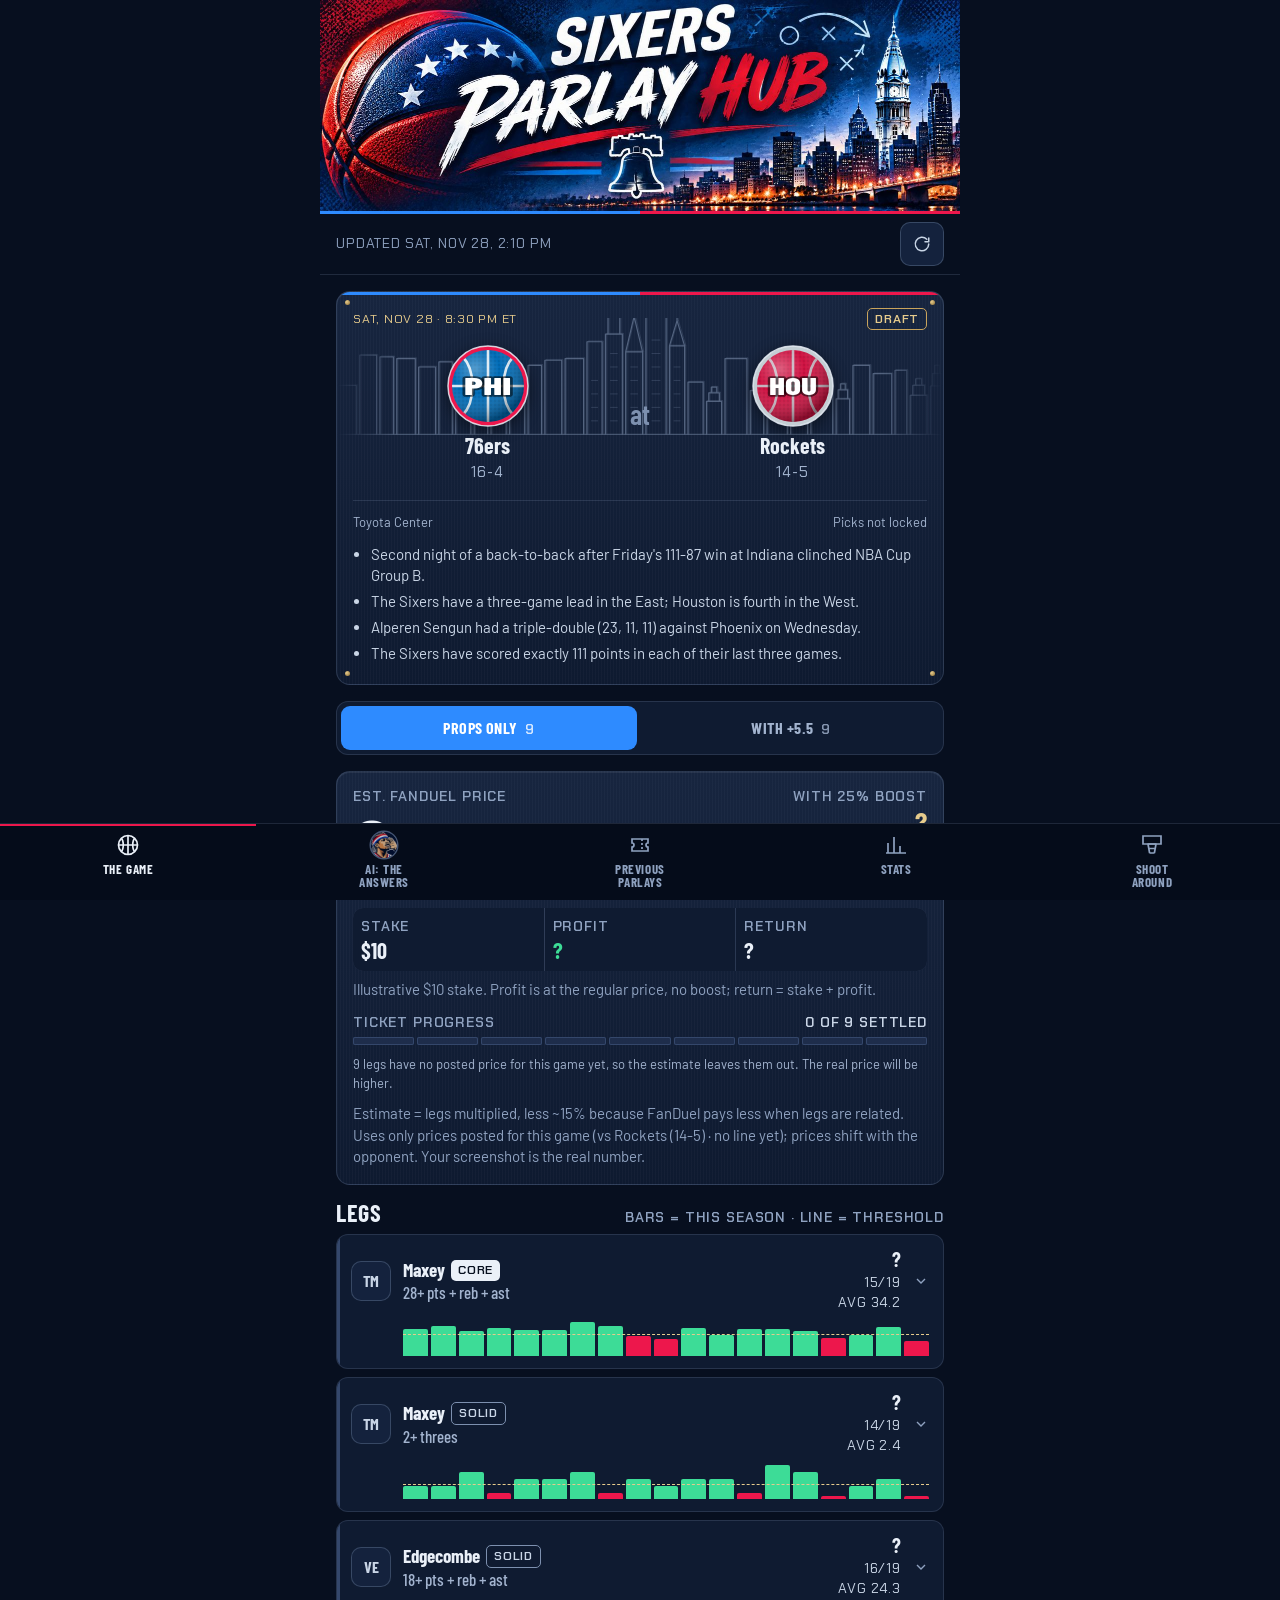
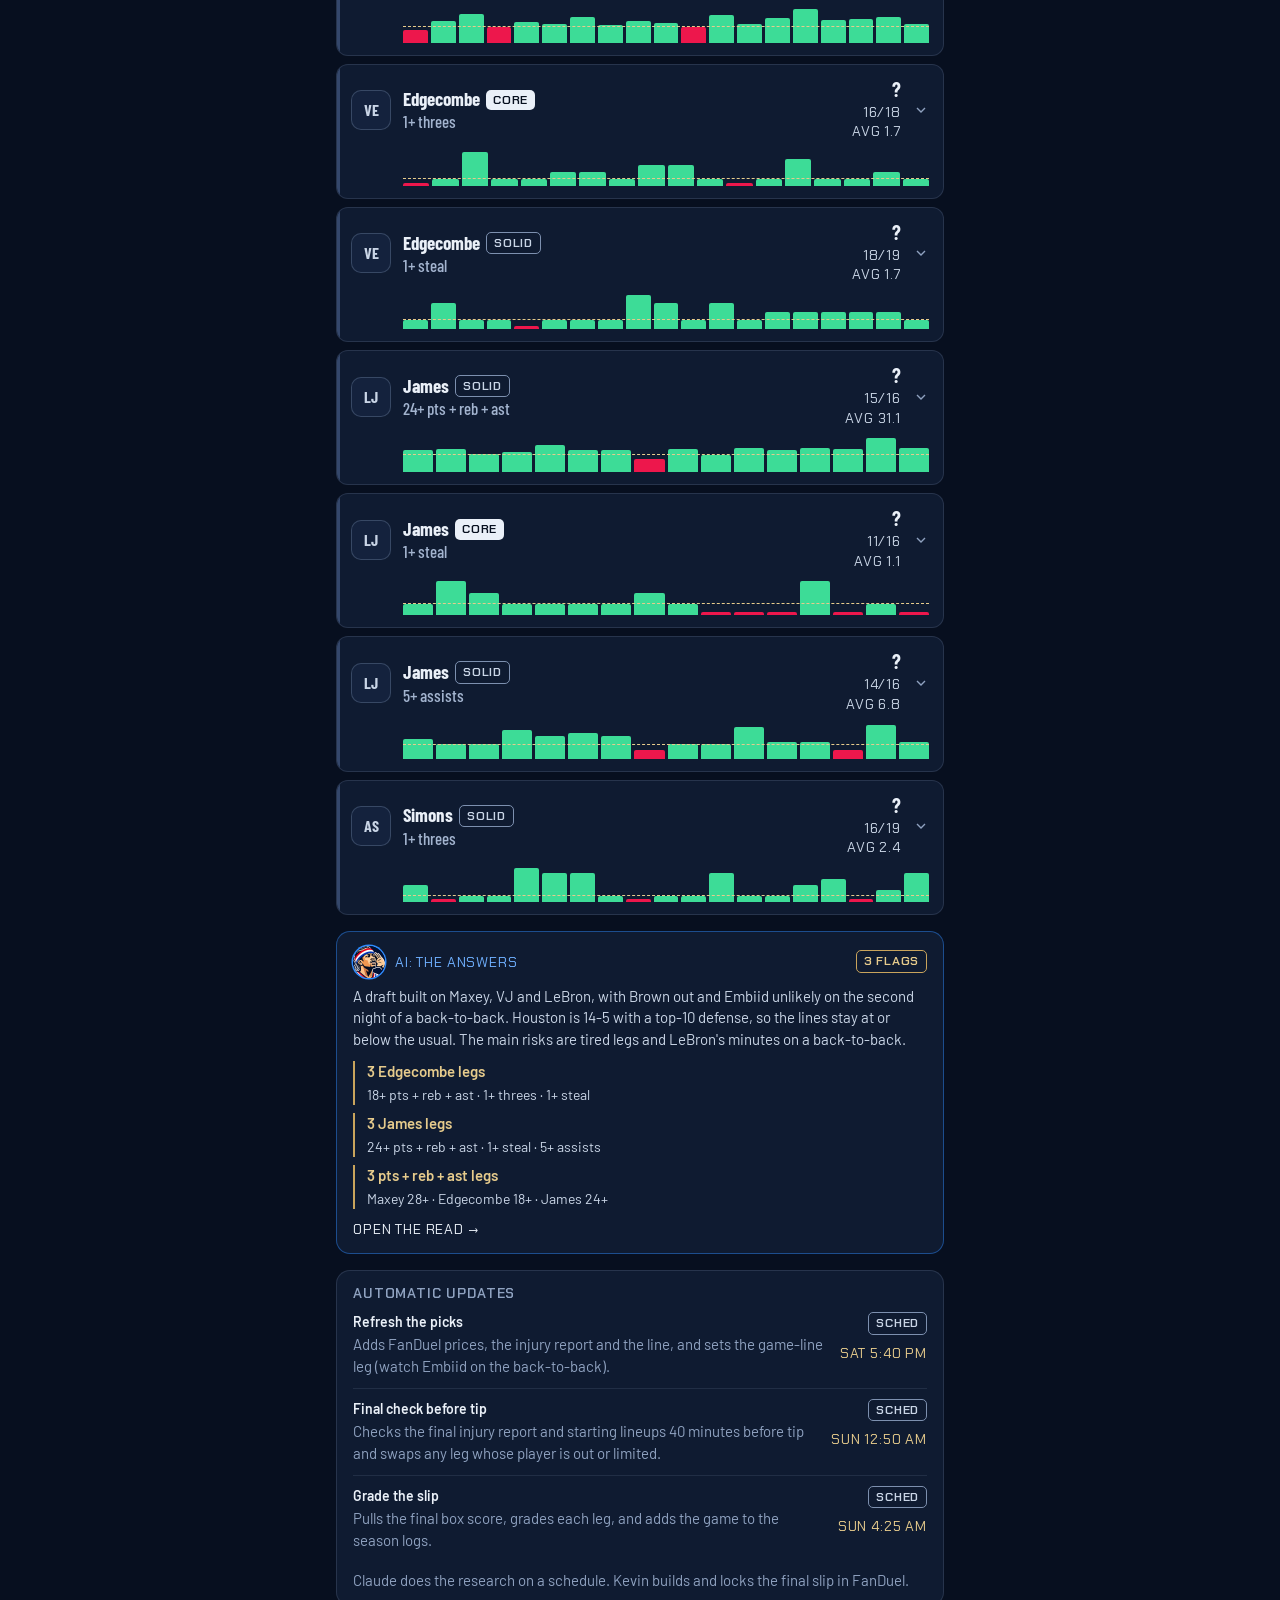
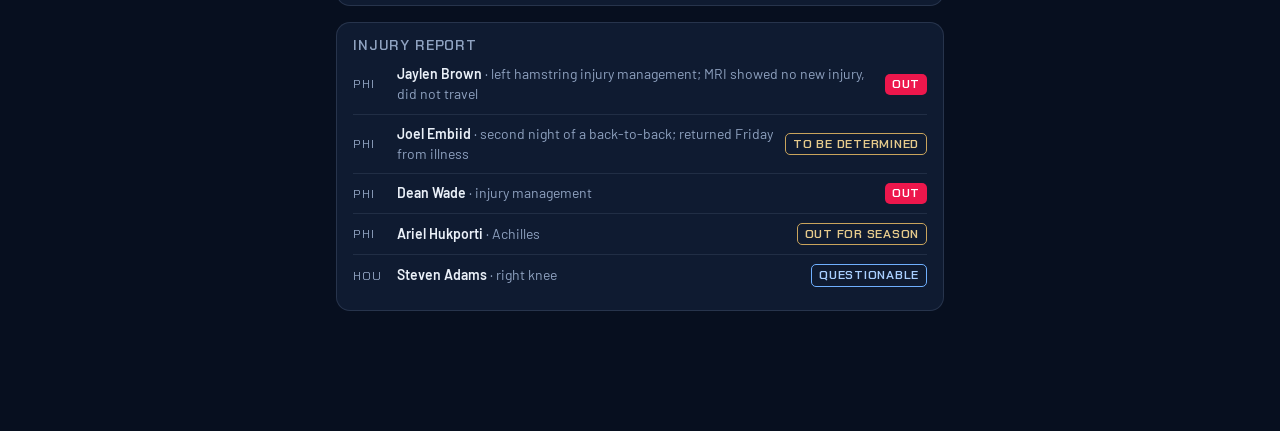
<file: index.html>
<!doctype html>
<html lang="en">
<head>
  <meta charset="utf-8">
  <meta name="viewport" content="width=device-width, initial-scale=1, viewport-fit=cover">
  <title>Sixers Parlay Hub</title>
  <meta name="description" content="Our Sixers same-game parlay picks, history and playbook.">
  <meta name="theme-color" content="#070F1F">

  <!-- Link previews (iMessage, WhatsApp, Slack, Facebook, X) -->
  <meta property="og:type" content="website">
  <meta property="og:site_name" content="Sixers Parlay Hub">
  <meta property="og:title" content="Sixers Parlay Hub">
  <meta property="og:description" content="Our Sixers same-game parlay picks, AI analysis and season history.">
  <meta property="og:url" content="https://kcq101.github.io/Sixers-Parlay-Hub/">
  <meta property="og:image" content="https://kcq101.github.io/Sixers-Parlay-Hub/assets/share.jpg">
  <meta property="og:image:width" content="1200">
  <meta property="og:image:height" content="1200">
  <meta property="og:image:alt" content="Sixers Parlay Hub — Philadelphia skyline and Ben Franklin Bridge at night">
  <meta name="twitter:card" content="summary">
  <meta name="twitter:title" content="Sixers Parlay Hub">
  <meta name="twitter:description" content="Our Sixers same-game parlay picks, AI analysis and season history.">
  <meta name="twitter:image" content="https://kcq101.github.io/Sixers-Parlay-Hub/assets/share.jpg">

  <!-- Tab and home-screen icons -->
  <link rel="icon" type="image/png" sizes="48x48" href="assets/favicon-48.png">
  <link rel="icon" type="image/png" sizes="192x192" href="assets/icon-192.png">
  <link rel="apple-touch-icon" href="assets/apple-touch-icon.png">
  <link rel="preconnect" href="https://fonts.googleapis.com">
  <link rel="preconnect" href="https://fonts.gstatic.com" crossorigin>
  <link href="https://fonts.googleapis.com/css2?family=Barlow+Condensed:wght@500;600;700;800&family=Barlow:wght@400;500;600&family=Chakra+Petch:wght@500;600&display=swap" rel="stylesheet">
  <link rel="stylesheet" href="css/style.css">
</head>
<body>
  <header class="masthead">
    <h1 class="banner-wrap"><img class="banner" src="assets/banner.jpg" width="1280" height="427" alt="Sixers Parlay Hub"></h1>
  </header>
  <div class="topbar">
    <p class="updated mono" id="updated"></p>
    <button class="icon-btn" id="refresh" type="button" aria-label="Refresh data">
      <svg width="18" height="18" viewBox="0 0 24 24" fill="none" stroke="currentColor" stroke-width="2" stroke-linecap="round" stroke-linejoin="round" aria-hidden="true"><path d="M21 12a9 9 0 1 1-2.6-6.4"/><path d="M21 4v5h-5"/></svg>
    </button>
  </div>

  <main>
    <section id="tab-tonight" class="tab" aria-labelledby="t-tonight"></section>
    <section id="tab-build" class="tab" aria-labelledby="t-build" hidden></section>
    <section id="tab-tickets" class="tab" aria-labelledby="t-tickets" hidden></section>
    <section id="tab-stats" class="tab" aria-labelledby="t-stats" hidden></section>
    <section id="tab-shoot" class="tab" aria-labelledby="t-shoot" hidden></section>
  </main>

  <nav class="tabbar" role="tablist" aria-label="Sections">
    <button role="tab" id="t-tonight" aria-controls="tab-tonight" aria-selected="true">
      <svg viewBox="0 0 24 24" aria-hidden="true"><circle cx="12" cy="12" r="9.5"/><path d="M2.5 12h19M12 2.5v19M5.3 5.3c2.6 2.4 2.6 11 0 13.4M18.7 5.3c-2.6 2.4-2.6 11 0 13.4"/></svg><span>The Game</span></button>
    <button role="tab" id="t-build" aria-controls="tab-build" aria-selected="false">
      <img class="tab-avatar" src="assets/answers-icon.png" width="26" height="26" alt=""><span>AI: The Answers</span></button>
    <button role="tab" id="t-tickets" aria-controls="tab-tickets" aria-selected="false">
      <svg viewBox="0 0 24 24" aria-hidden="true"><path d="M4 6h16v4a2 2 0 0 0 0 4v4H4v-4a2 2 0 0 0 0-4z"/><path d="M14 6v12" stroke-dasharray="2 2"/></svg><span>Previous Parlays</span></button>
    <button role="tab" id="t-stats" aria-controls="tab-stats" aria-selected="false">
      <svg viewBox="0 0 24 24" aria-hidden="true"><path d="M4 20V10M10 20V4M16 20v-7M22 20H2"/></svg>Stats</button>
    <button role="tab" id="t-shoot" aria-controls="tab-shoot" aria-selected="false">
      <svg viewBox="0 0 24 24" aria-hidden="true"><path d="M3 3h18v8H3z"/><path d="M7.5 11h9M8 11l1.6 9M16 11l-1.6 9M8.8 15.5h6.4M9.6 20h4.8"/></svg><span>Shoot Around</span></button>
  </nav>

  <script src="js/live.js"></script>
  <script src="js/ingame.js"></script>
  <script src="js/app.js"></script>
</body>
</html>
</file>
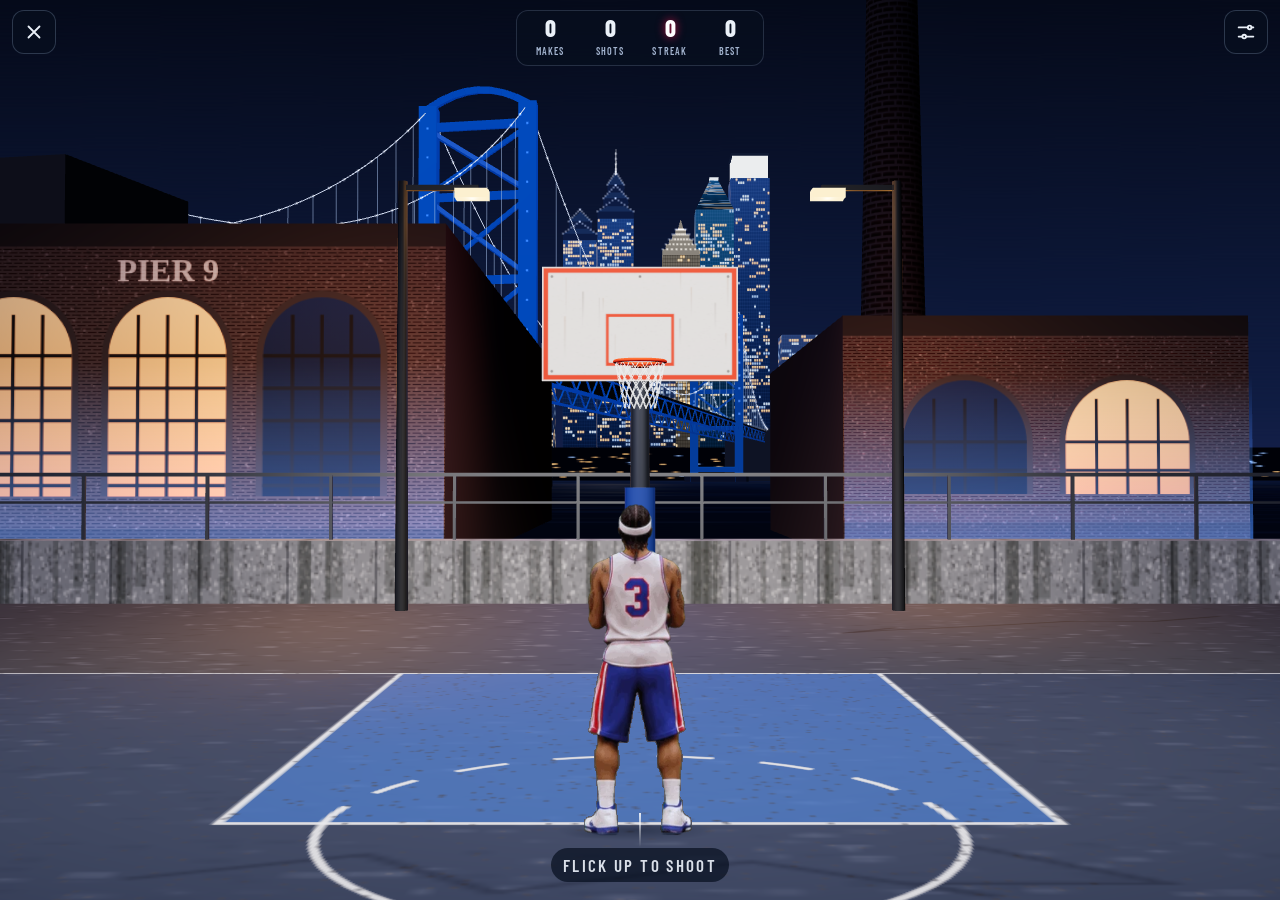
<file: game/index.html>
<!doctype html>
<html lang="en">
<head>
  <meta charset="utf-8">
  <meta name="viewport" content="width=device-width, initial-scale=1, maximum-scale=1, user-scalable=no, viewport-fit=cover">
  <title>Shoot Around</title>
  <meta name="theme-color" content="#070F1F">
  <link rel="preconnect" href="https://fonts.googleapis.com">
  <link rel="preconnect" href="https://fonts.gstatic.com" crossorigin>
  <link href="https://fonts.googleapis.com/css2?family=Barlow+Condensed:wght@600;800&family=Barlow:wght@500;600&display=swap" rel="stylesheet">
  <style>
    :root { --red: #ED174C; --blue: #2E8BFF; --ink: #EAF0F8; --muted: #A3B4CF; --panel: rgba(9,18,36,0.92); }
    * { box-sizing: border-box; -webkit-tap-highlight-color: transparent; }
    html, body { margin: 0; height: 100%; overflow: hidden; background: #070F1F; color: var(--ink);
      font: 500 15px/1.3 "Barlow", system-ui, sans-serif; overscroll-behavior: none;
      -webkit-user-select: none; user-select: none; -webkit-touch-callout: none; }
    canvas { position: fixed; inset: 0; width: 100%; height: 100%; display: block; }
    #scene { touch-action: none; }
    #trail { pointer-events: none; }
    .top { position: fixed; left: 0; right: 0; top: 0; padding: calc(env(safe-area-inset-top) + 10px) 12px 0;
      display: flex; align-items: flex-start; justify-content: space-between; gap: 8px; pointer-events: none; }
    .btn { pointer-events: auto; width: 44px; height: 44px; border-radius: 12px; border: 1px solid rgba(160,182,214,.25);
      background: rgba(7,15,31,.6); color: var(--ink); font-size: 20px; display: grid; place-items: center; cursor: pointer; }
    .btn svg { width: 22px; height: 22px; fill: none; stroke: currentColor; stroke-width: 2; stroke-linecap: round; stroke-linejoin: round; }
    .score { display: flex; gap: 6px; background: rgba(7,15,31,.6); border: 1px solid rgba(160,182,214,.2);
      border-radius: 12px; padding: 5px 6px; }
    .stat { min-width: 54px; text-align: center; padding: 0 4px; }
    .stat b { display: block; font: 800 24px/1 "Barlow Condensed", sans-serif; }
    .stat span { font: 600 10px/1.2 "Barlow Condensed", sans-serif; letter-spacing: .12em; text-transform: uppercase; color: var(--muted); }
    .stat.streak b { color: #fff; text-shadow: 0 0 10px rgba(237,23,76,.8); }
    .banner { position: fixed; left: 0; right: 0; top: 24%; text-align: center; pointer-events: none;
      font: 800 46px/1 "Barlow Condensed", sans-serif; text-transform: uppercase; letter-spacing: .02em; opacity: 0; }
    .banner.made { color: #fff; text-shadow: 0 0 18px rgba(46,139,255,.9), 0 3px 0 var(--red); }
    .banner.swish { font-size: 64px; text-shadow: 0 0 24px rgba(237,23,76,.95), 0 3px 0 var(--blue); }
    .banner.miss { color: #c9d5e6; font-size: 36px; text-shadow: 0 2px 8px rgba(0,0,0,.8); }
    .banner.show { animation: pop 1.3s ease-out forwards; }
    @keyframes pop { 0% { opacity: 0; transform: scale(.6); } 12% { opacity: 1; transform: scale(1.08); }
      22% { transform: scale(1); } 75% { opacity: 1; } 100% { opacity: 0; transform: translateY(-14px); } }
    .hint { position: fixed; left: 0; right: 0; bottom: calc(env(safe-area-inset-bottom) + 26px); text-align: center;
      pointer-events: none; font: 600 17px/1 "Barlow Condensed", sans-serif; letter-spacing: .14em; text-transform: uppercase;
      color: rgba(234,240,248,.92); transition: opacity .4s; }
    .hint span { background: rgba(7,15,31,.7); padding: 7px 12px; border-radius: 999px; }
    .hint::before { content: ""; display: block; width: 2px; height: 34px; margin: 0 auto 10px;
      background: linear-gradient(to top, rgba(255,255,255,0), rgba(255,255,255,.85)); animation: rise 1.4s ease-in-out infinite; }
    @keyframes rise { 0% { transform: translateY(14px); opacity: 0; } 40% { opacity: 1; } 100% { transform: translateY(-14px); opacity: 0; } }
    .hint.gone { opacity: 0; }
    .hint.nudge { opacity: 1; animation: shake .4s; }
    @keyframes shake { 25% { transform: translateX(-6px); } 75% { transform: translateX(6px); } }
    #debug { position: fixed; left: 8px; right: 8px; bottom: calc(env(safe-area-inset-bottom) + 70px); text-align: center;
      font: 500 12px/1.3 ui-monospace, Menlo, monospace; color: #9fd0ff; pointer-events: none; text-shadow: 0 1px 2px #000; }
    #panel { position: fixed; left: 10px; right: 10px; bottom: calc(env(safe-area-inset-bottom) + 10px); max-height: 72vh; overflow: auto;
      background: var(--panel); border: 1px solid rgba(160,182,214,.25); border-radius: 16px; padding: 12px 14px 14px; }
    #panel[hidden] { display: none; }
    .panel-head { display: flex; justify-content: space-between; align-items: center; margin-bottom: 4px; }
    .panel-head h2 { margin: 0; font: 800 20px/1 "Barlow Condensed", sans-serif; letter-spacing: .06em; text-transform: uppercase; }
    .x { width: 40px; height: 40px; border: 0; background: transparent; color: var(--ink); font-size: 18px; }
    .row { display: block; padding: 7px 0; }
    .lab { display: flex; justify-content: space-between; font-size: 14px; color: var(--muted); }
    .lab b { color: var(--ink); font-weight: 600; }
    input[type=range] { width: 100%; accent-color: var(--red); height: 28px; }
    .check { display: flex; gap: 8px; align-items: center; padding: 8px 0; color: var(--muted); }
    .reset { margin-top: 4px; width: 100%; height: 42px; border-radius: 10px; border: 1px solid rgba(160,182,214,.3);
      background: transparent; color: var(--ink); font: 600 15px "Barlow", sans-serif; }
    .loading { position: fixed; inset: 0; display: grid; place-items: center; font: 600 18px "Barlow Condensed", sans-serif;
      letter-spacing: .12em; text-transform: uppercase; color: var(--muted); }
  </style>
</head>
<body>
  <div class="loading" id="loading">Heading to the court…</div>
  <canvas id="scene" aria-label="Basketball court. Flick upward to shoot."></canvas>
  <canvas id="trail"></canvas>

  <div class="top">
    <button class="btn" id="close" type="button" aria-label="Close game">
      <svg viewBox="0 0 24 24"><path d="M6 6l12 12M18 6L6 18"/></svg></button>
    <div class="score" aria-live="polite">
      <div class="stat"><b id="makes">0</b><span>Makes</span></div>
      <div class="stat"><b id="shots">0</b><span>Shots</span></div>
      <div class="stat streak"><b id="streak">0</b><span>Streak</span></div>
      <div class="stat"><b id="best">0</b><span>Best</span></div>
    </div>
    <button class="btn" id="gear" type="button" aria-label="Tuning">
      <svg viewBox="0 0 24 24"><path d="M4 7h10M18 7h2M4 17h4M12 17h8"/><circle cx="16" cy="7" r="2"/><circle cx="10" cy="17" r="2"/></svg></button>
  </div>

  <div class="banner" id="banner" aria-live="assertive"></div>
  <div class="hint" id="hint"><span>Flick up to shoot</span></div>
  <div id="debug" hidden></div>
  <div id="panel" hidden></div>

  <script type="module">
    import("./js/main.js")
      .then(() => document.getElementById("loading").remove())
      .catch(e => { document.getElementById("loading").textContent = "Couldn't start the game: " + e.message; });
  </script>
</body>
</html>
</file>
<file: css/style.css>
:root {
  --bg: #070F1F;          /* midnight page */
  --panel: #0F1B31;       /* cards */
  --panel-2: #14223D;     /* raised chips */
  --sunk: #0C172B;        /* expanded areas */
  --line: rgba(160, 182, 214, 0.16);
  --line-2: rgba(160, 182, 214, 0.25);
  --ink: #EAF0F8;
  --ink-2: #C9D5E6;
  --ink-3: #A3B4CF;
  --ink-4: #8FA2C0;
  --blue: #2E8BFF;        /* electric blue: active */
  --blue-ink: #A9CFFF;
  --red: #ED174C;         /* Sixers red: missed */
  --red-ink: #FF6F8E;
  --hit: #3DDC97;
  --brass: #C9A45C;
  --brass-ink: #E6CB8C;
  --display: "Barlow Condensed", "Arial Narrow", sans-serif;
  --body: "Barlow", system-ui, sans-serif;
  --mono: "Chakra Petch", "Barlow", system-ui, sans-serif;
}

* { box-sizing: border-box; }
html { -webkit-text-size-adjust: 100%; }
body {
  margin: 0; background: var(--bg); color: var(--ink);
  font: 400 16px/1.45 var(--body);
  padding-bottom: calc(92px + env(safe-area-inset-bottom));
}
main { max-width: 640px; margin: 0 auto; padding: 16px 16px 28px; }
h1, h2, h3 { margin: 0; line-height: 1.05; }
p { margin: 0; }
button { font: inherit; color: inherit; }
a { color: #6FB0FF; }
:focus-visible { outline: 2px solid #6FB0FF; outline-offset: 2px; border-radius: 6px; }

.mono { font-family: var(--mono); letter-spacing: .06em; text-transform: uppercase; }
.disp { font-family: var(--display); }
.muted { color: var(--ink-4); font-size: 15px; }
.tab { display: flex; flex-direction: column; gap: 16px; }
.tab[hidden] { display: none; }

/* Banner + top bar */
.masthead { max-width: 640px; margin: 0 auto; }
.banner-wrap { margin: 0; line-height: 0; position: relative; }
.banner { display: block; width: 100%; height: auto; aspect-ratio: 1280 / 427; background: #0B1A3A; }
.banner-wrap::after { content: ""; position: absolute; left: 0; right: 0; bottom: 0; height: 3px; background: linear-gradient(90deg, var(--blue) 0 50%, var(--red) 50% 100%); }
.topbar {
  max-width: 640px; margin: 0 auto; padding: 8px 16px;
  display: flex; justify-content: space-between; align-items: center;
  border-bottom: 1px solid var(--line);
}
.updated { font-size: 14px; color: var(--ink-4); }
.icon-btn {
  width: 44px; height: 44px; border-radius: 10px; cursor: pointer;
  background: var(--panel-2); border: 1px solid var(--line-2); color: var(--ink-2);
  display: inline-flex; align-items: center; justify-content: center;
}
.icon-btn.spin svg { animation: spin .8s linear; }
@keyframes spin { to { transform: rotate(360deg); } }

/* Bottom nav */
.tabbar {
  position: fixed; inset: auto 0 0 0; z-index: 10;
  display: grid; grid-template-columns: repeat(5, minmax(0, 1fr));
  background: #050C1A; border-top: 1px solid var(--line);
  padding-bottom: env(safe-area-inset-bottom);
}
.tabbar button {
  background: none; border: 0; cursor: pointer; padding: 10px 0 12px;
  display: flex; flex-direction: column; align-items: center; gap: 4px;
  font: 600 14px/1 var(--mono); letter-spacing: .08em; text-transform: uppercase; color: var(--ink-4);
}
.tabbar svg { width: 26px; height: 26px; padding: 1px; fill: none; stroke: currentColor; stroke-width: 1.7; flex: none; }
.tabbar button { justify-content: flex-start; font: 700 13px/1.05 var(--display); letter-spacing: .04em; padding: 8px 2px 10px; gap: 5px; min-width: 0; }
.tabbar span { display: block; text-align: center; text-wrap: balance; max-width: 76px; }
.tab-avatar { width: 26px; height: 26px; border-radius: 50%; object-fit: cover; flex: none; box-shadow: 0 0 0 1.5px #5A6E92; opacity: .75; }
.tabbar button[aria-selected="true"] .tab-avatar { opacity: 1; box-shadow: 0 0 0 2px var(--ink); }
.tabbar button[aria-selected="true"] { color: var(--ink); box-shadow: inset 0 2px 0 var(--red); }

/* Brushed-metal plate */
.plate {
  position: relative; border-radius: 14px; overflow: hidden;
  background:
    repeating-linear-gradient(90deg, rgba(255,255,255,.022) 0 1px, transparent 1px 3px),
    linear-gradient(180deg, #17253F 0%, #0E1A30 100%);
  border: 1px solid rgba(160, 182, 214, .18);
  box-shadow: inset 0 1px 0 rgba(255,255,255,.07);
  padding: 16px;
}
.rivet { position: absolute; width: 5px; height: 5px; border-radius: 50%; background: radial-gradient(circle at 35% 35%, #E6CB8C, #8A6C33); }
.rivet.tl { top: 8px; left: 8px; } .rivet.tr { top: 8px; right: 8px; }
.rivet.bl { bottom: 8px; left: 8px; } .rivet.br { bottom: 8px; right: 8px; }
.stripe { position: absolute; left: 0; right: 0; top: 0; height: 3px; background: linear-gradient(90deg, var(--blue) 0 50%, var(--red) 50% 100%); }

.panel { background: var(--panel); border: 1px solid var(--line); border-radius: 14px; padding: 14px 16px; }
.panel-h { font: 600 14px/1.2 var(--mono); letter-spacing: .06em; text-transform: uppercase; color: var(--ink-4); margin-bottom: 10px; }
h2.section { font: 700 24px/1 var(--display); text-transform: uppercase; letter-spacing: .03em; }
.section-row { display: flex; justify-content: space-between; align-items: baseline; gap: 10px; }

/* Matchup */
.plate-top { display: flex; justify-content: space-between; align-items: center; margin-bottom: 14px; }
.kicker { font-size: 12.5px; color: var(--brass-ink); }
.badge { font: 600 12.5px/1 var(--mono); letter-spacing: .06em; text-transform: uppercase; padding: 4px 7px; border-radius: 5px; white-space: nowrap; }
.badge.brass { border: 1px solid var(--brass); color: var(--brass-ink); }
.badge.blue { border: 1px solid #6FB0FF; color: var(--blue-ink); }
.badge.red { background: var(--red); color: #fff; }
.badge.steel { border: 1px solid #7D90AF; color: var(--ink-2); }
.badge.chalk { background: var(--ink); color: #07101F; }
.badge.hit { background: var(--hit); color: #06231A; }
.matchup { display: grid; grid-template-columns: 1fr auto 1fr; align-items: center; gap: 8px; }
.team { display: flex; flex-direction: column; align-items: center; gap: 6px; }
.matchup { position: relative; isolation: isolate; }
.matchup > .skyline { position: absolute; z-index: -1; left: -16px; right: -16px; width: calc(100% + 32px); top: -26px; height: 118px; color: #8FA2C0; opacity: .5; pointer-events: none; -webkit-mask-image: linear-gradient(90deg, transparent 0, #000 10%, #000 90%, transparent 100%); mask-image: linear-gradient(90deg, transparent 0, #000 10%, #000 90%, transparent 100%); }
.team-name { font: 700 22px/1 var(--display); }
.record { font-size: 15px; color: var(--ink-3); }
.at { font: 600 28px/1 var(--display); color: #7D90AF; }
.plate-foot { display: flex; justify-content: space-between; gap: 10px; margin-top: 16px; padding-top: 12px; border-top: 1px solid var(--line); font-size: 13px; color: var(--ink-3); }
.status-note { font-size: 13px; color: var(--ink-3); margin-top: 10px; }

/* Slip switch */
.switch { display: grid; grid-template-columns: repeat(2, minmax(0, 1fr)); gap: 6px; padding: 4px; background: var(--panel); border-radius: 12px; border: 1px solid var(--line); }
.switch button {
  min-height: 44px; border-radius: 9px; border: 0; cursor: pointer; background: transparent; color: var(--ink-3);
  font: 700 17px/1 var(--display); letter-spacing: .03em; text-transform: uppercase;
}
.switch button[aria-pressed="true"] { background: var(--blue); color: #fff; }
.switch button { white-space: nowrap; overflow: hidden; text-overflow: ellipsis; padding: 0 8px; font-size: 16px; }
.switch small { font: 600 14px/1 var(--mono); opacity: .8; margin-left: 4px; }

/* Ticket summary */
.sum-top { display: flex; justify-content: space-between; align-items: flex-start; gap: 12px; }
.label { font: 600 14px/1.2 var(--mono); letter-spacing: .06em; text-transform: uppercase; color: var(--ink-4); }
.big-price { font: 800 64px/.9 var(--display); font-variant-numeric: tabular-nums; margin-top: 4px; }
.boosts { display: flex; flex-direction: column; align-items: flex-end; gap: 8px; }
.boost-row { display: flex; flex-direction: column; align-items: flex-end; gap: 3px; }
.boost-price { font: 700 28px/1 var(--display); color: var(--brass-ink); font-variant-numeric: tabular-nums; }
.sum-grid { display: grid; grid-template-columns: repeat(3, minmax(0, 1fr)); gap: 1px; margin-top: 16px; background: var(--line); border-radius: 10px; overflow: hidden; }
.sum-grid div { background: var(--panel); padding: 10px 8px; display: flex; flex-direction: column; gap: 4px; }
.sum-grid b { font: 700 22px/1 var(--display); }
.sum-grid .profit { color: var(--hit); }
.progress-row { display: flex; justify-content: space-between; margin-top: 14px; }
.segs { display: flex; gap: 3px; margin-top: 6px; }
.seg { flex: 1; height: 8px; border-radius: 2px; background: #1E2D4B; box-shadow: inset 0 0 0 1px #34476B; }
.seg.hit { background: var(--hit); box-shadow: none; }
.seg.miss { background: var(--red); box-shadow: none; }
.seg.live { background: var(--blue); box-shadow: none; }

/* Leg cards */
.legs { display: flex; flex-direction: column; gap: 8px; }
.leg { background: var(--panel); border: 1px solid var(--line); border-radius: 12px; overflow: hidden; position: relative; }
.leg::before { content: ""; position: absolute; left: 0; top: 0; bottom: 0; width: 3px; background: #34476B; }
.leg.hit { border-color: rgba(61,220,151,.4); background: #0C1A26; } .leg.hit::before { background: var(--hit); }
.leg.miss { border-color: rgba(237,23,76,.5); background: #1A0E1C; } .leg.miss::before { background: var(--red); }
.leg.void { border-style: dashed; background: repeating-linear-gradient(135deg, #0F1B31 0 8px, #131F36 8px 16px); }
.leg summary { list-style: none; cursor: pointer; padding: 14px 14px 12px; }
.leg summary::-webkit-details-marker { display: none; }
.leg-head { display: flex; align-items: center; gap: 12px; }
.ini { flex: none; width: 40px; height: 40px; border-radius: 10px; background: var(--panel-2); border: 1px solid var(--line-2); display: flex; align-items: center; justify-content: center; font: 700 16px/1 var(--display); color: var(--ink-2); }
.leg-mid { flex: 1; min-width: 0; display: flex; flex-direction: column; gap: 2px; }
.leg-name { display: flex; align-items: center; gap: 6px; font: 700 19px/1.1 var(--display); }
.leg-what { font: 500 17px/1.1 var(--display); color: var(--ink-3); }
.leg-right { flex: none; display: flex; flex-direction: column; align-items: flex-end; gap: 4px; }
.leg-price { font: 700 20px/1 var(--display); font-variant-numeric: tabular-nums; }
.leg-rate { font-size: 14px; line-height: 1.4; color: var(--ink-2); text-align: right; white-space: nowrap; }
.chev { width: 16px; height: 16px; stroke: var(--ink-4); fill: none; stroke-width: 2; transition: transform .15s; }
.leg[open] .chev { transform: rotate(180deg); }
.bars { position: relative; height: 34px; display: flex; align-items: flex-end; gap: 3px; margin: 10px 0 0 52px; }
.bars span { flex: 1; border-radius: 2px 2px 0 0; min-height: 3px; }
.bars .h { background: var(--hit); } .bars .m { background: var(--red); }
.bars .thr { position: absolute; left: 0; right: 0; height: 0; border-top: 1px dashed var(--brass-ink); border-radius: 0; flex: none; min-height: 0; }
.bars-empty { margin: 8px 0 0 52px; font-size: 15px; color: var(--ink-4); }
.leg-body { border-top: 1px solid var(--line); background: var(--sunk); padding: 12px 14px 14px; display: flex; flex-direction: column; gap: 10px; }
.games { display: grid; grid-template-columns: repeat(5, minmax(0, 1fr)); gap: 4px; }
.games div { display: flex; flex-direction: column; align-items: center; gap: 2px; padding: 6px 0; border-radius: 6px; background: var(--panel-2); }
.games small { font: 500 11px/1 var(--mono); color: var(--ink-4); letter-spacing: .04em; }
.games b { font: 700 17px/1 var(--display); }
.games .h b { color: var(--hit); } .games .m b { color: var(--red-ink); }
.leg-note { font-size: 14px; color: var(--ink-2); }
.final-line { font-size: 14px; font-weight: 600; }
.final-line.hit { color: var(--hit); } .final-line.miss { color: var(--red-ink); }
.btn {
  font: 600 14px/1 var(--body); color: var(--ink); background: var(--panel-2); border: 1px solid var(--line-2);
  border-radius: 10px; min-height: 44px; padding: 0 14px; cursor: pointer; display: inline-flex; align-items: center; gap: 8px; text-decoration: none;
}
.btn:hover { color: var(--ink); }

/* Lists inside panels */
.rows > div { display: flex; gap: 10px; align-items: center; padding: 9px 0; border-top: 1px solid rgba(160,182,214,.12); font-size: 14px; }
.rows > div:first-child { border-top: 0; padding-top: 0; }
.rows .grow { flex: 1; min-width: 0; }
.rows .sub { color: var(--ink-4); }
.rows .tm { flex: none; width: 34px; font-size: 12.5px; color: var(--ink-4); }
.sched li { display: flex; gap: 12px; padding: 10px 0; border-top: 1px solid rgba(160,182,214,.12); }
.sched { list-style: none; margin: 0; padding: 0; }
.sched li:first-child { border-top: 0; padding-top: 0; }
.sched .side { flex: none; display: flex; flex-direction: column; align-items: flex-end; gap: 8px; }
.sched .when { font-size: 14px; white-space: nowrap; color: var(--brass-ink); text-align: right; }
.sched .what { flex: 1; min-width: 0; display: flex; flex-direction: column; gap: 2px; font-size: 14px; font-weight: 600; }
.sched .what span { font-weight: 400; font-size: 15px; color: var(--ink-4); }

/* Analyst */
.analyst-link { display: block; text-decoration: none; color: inherit; border-radius: 14px; padding: 14px 16px; background: var(--panel); border: 1px solid rgba(46,139,255,.45); cursor: pointer; text-align: left; width: 100%; font: inherit; }
.analyst-head { display: flex; align-items: center; gap: 10px; margin-bottom: 8px; }
.analyst-head svg, .analyst-mark svg { fill: none; stroke: #6FB0FF; stroke-width: 1.8; stroke-linecap: round; }
.analyst-title { font-size: 14px; color: #6FB0FF; }
.analyst {
  border-radius: 14px; padding: 16px; border: 1px solid rgba(46,139,255,.5); background-color: #0B1830;
  background-image: linear-gradient(rgba(46,139,255,.07) 1px, transparent 1px), linear-gradient(90deg, rgba(46,139,255,.07) 1px, transparent 1px);
  background-size: 16px 16px;
}
.analyst-mark { width: 40px; height: 40px; border-radius: 10px; background: #0B2550; border: 1px solid var(--blue); display: flex; align-items: center; justify-content: center; }
.analyst p.lead { margin-top: 14px; font-size: 16px; line-height: 1.45; }
.analyst p.lead b { color: var(--brass-ink); font-weight: 600; }
.mini-kpis { display: grid; grid-template-columns: repeat(3, minmax(0, 1fr)); gap: 8px; margin-top: 14px; }
.mini-kpis div { background: var(--panel); border-radius: 8px; padding: 8px; display: flex; flex-direction: column; gap: 3px; }
.mini-kpis b { font: 800 22px/1 var(--display); }
.flag { display: flex; flex-direction: column; gap: 8px; padding: 12px 0; border-top: 1px solid rgba(160,182,214,.12); }
.flag:first-of-type { border-top: 0; padding-top: 0; }
.flag-h { display: flex; align-items: center; gap: 8px; font-weight: 600; font-size: 15px; }
.chips { display: flex; flex-wrap: wrap; gap: 6px; }
.chip { font: 600 15px/1 var(--body); padding: 6px 8px; border-radius: 6px; background: var(--panel-2); border: 1px solid var(--line-2); color: var(--ink-2); }
.flag p, .why p { font-size: 13px; color: var(--ink-3); }
.why > div { display: flex; gap: 10px; padding: 9px 0; border-top: 1px solid rgba(160,182,214,.12); }
.why > div:first-child { border-top: 0; padding-top: 0; }
.why .rate { flex: none; width: 64px; line-height: 1.5; font-size: 14px; color: var(--brass-ink); padding-top: 3px; }
.why .leg-t { font: 700 17px/1.15 var(--display); }
.swap-target { display: flex; align-items: center; gap: 10px; padding: 10px 12px; border-radius: 10px; background: #1A0E1C; border: 1px dashed var(--red); }
.swap-opt { display: flex; flex-direction: column; gap: 6px; padding: 10px 12px; border-radius: 10px; background: var(--panel-2); border: 1px solid var(--line-2); }
.swap-opt .bars { margin-left: 0; }
.tuner > div { display: flex; gap: 10px; font-size: 14px; color: var(--ink-2); padding: 6px 0; }
.disclaimer { font-size: 15px; line-height: 1.5; color: var(--ink-4); }
.rules { background: var(--panel); border: 1px solid var(--line); border-radius: 14px; }
.rules summary { list-style: none; cursor: pointer; min-height: 52px; padding: 0 16px; display: flex; align-items: center; justify-content: space-between; font: 600 14px/1 var(--mono); letter-spacing: .06em; text-transform: uppercase; color: var(--ink-3); }
.rules summary::-webkit-details-marker { display: none; }
.rules[open] .chev { transform: rotate(180deg); }
.rules-body { padding: 0 16px 14px; display: flex; flex-direction: column; gap: 14px; }
.rules ul { margin: 0; padding: 0; list-style: none; }
.rules li { padding: 8px 0; border-top: 1px solid rgba(160,182,214,.12); font-size: 14px; color: var(--ink-2); }
.rules li b { display: block; color: var(--ink); font-weight: 600; }
.rules li span { font-size: 13px; color: var(--ink-4); }

/* Tickets */
.kpi3 { display: grid; grid-template-columns: repeat(3, minmax(0, 1fr)); gap: 8px; }
.kpi3 div, .kpi2 div { display: flex; flex-direction: column; gap: 3px; }
.kpi3 b { font: 800 28px/1 var(--display); white-space: nowrap; }
.brass-t { color: var(--brass-ink); }
.pills { display: flex; gap: 6px; flex-wrap: wrap; }
.pills button { font: 600 13px/1 var(--body); padding: 0 12px; min-height: 36px; border-radius: 999px; border: 1px solid var(--line-2); background: transparent; color: var(--ink-2); cursor: pointer; }
.pills button[aria-pressed="true"] { background: var(--ink); color: #07101F; border-color: var(--ink); }
.next-card { display: flex; align-items: center; gap: 12px; padding: 12px 14px; border-radius: 12px; background: var(--panel); border: 1px solid var(--brass); text-decoration: none; color: inherit; cursor: pointer; width: 100%; text-align: left; font: inherit; }
.ticket { background: var(--panel); border: 1px solid var(--line); border-radius: 12px; overflow: hidden; }
.ticket.near { border-color: rgba(201,164,92,.55); }
.ticket.won { border-color: rgba(61,220,151,.5); }
.ticket summary { list-style: none; cursor: pointer; padding: 12px 14px; display: flex; flex-direction: column; gap: 6px; }
.ticket summary::-webkit-details-marker { display: none; }
.t-top { display: flex; justify-content: space-between; align-items: baseline; gap: 8px; }
.t-title { font: 700 19px/1.1 var(--display); }
.t-title small { font: 500 15px var(--display); color: var(--ink-4); }
.t-res { font: 800 19px/1 var(--display); white-space: nowrap; }
.ticket.near .t-res { color: var(--brass-ink); } .ticket.won .t-res { color: var(--hit); }
.t-sub { display: flex; justify-content: space-between; gap: 8px; font-size: 15px; color: var(--ink-3); }
.pl-neg { color: #FF8FA8; } .pl-pos { color: var(--hit); }
.dots { display: flex; gap: 4px; flex-wrap: wrap; }
.dot { width: 10px; height: 10px; border-radius: 50%; display: inline-block; }
.dot.h { background: var(--hit); } .dot.m { box-shadow: inset 0 0 0 2px var(--red); }
.t-legs { border-top: 1px solid var(--line); background: var(--sunk); padding: 6px 14px 12px; list-style: none; margin: 0; }
.t-legs li { display: flex; align-items: center; gap: 10px; padding: 6px 0; font-size: 14px; }
.t-legs .act { margin-left: auto; font: 700 17px/1 var(--display); font-variant-numeric: tabular-nums; }
.t-legs li.m .act { color: var(--red-ink); }
.t-note { font-size: 15px; color: var(--brass-ink); margin-top: 6px; }

/* Stats */
.hero { display: flex; justify-content: space-between; align-items: flex-end; gap: 12px; }
.hero-n { font: 800 56px/.9 var(--display); margin: 4px 0; }
.kpi2 { display: grid; grid-template-columns: repeat(2, minmax(0, 1fr)); gap: 8px; }
.kpi2 > div { background: var(--panel); border: 1px solid var(--line); border-radius: 12px; padding: 12px; }
.kpi2 b { font: 800 28px/1 var(--display); }
.kpi2 b small { font-size: 18px; color: #7D90AF; }
.legend { display: flex; gap: 14px; margin-bottom: 10px; font-size: 15px; color: var(--ink-3); flex-wrap: wrap; }
.legend span { display: flex; align-items: center; gap: 6px; }
.sw { width: 10px; height: 10px; border-radius: 2px; display: inline-block; }
.chart { position: relative; height: 150px; display: flex; align-items: flex-end; gap: 6px; border-bottom: 1px solid var(--line-2); }
.chart .col { flex: 1; height: 100%; display: flex; flex-direction: column; justify-content: flex-end; gap: 2px; }
.chart .miss { border-radius: 3px 3px 0 0; box-shadow: inset 0 0 0 1.5px var(--red); }
.ramp { width: 120px; height: 10px; border-radius: 3px; display: inline-block; background: linear-gradient(90deg, #B5122F 0%, #F59E3B 49.9%, #7FB79A 50%, #1FD67E 100%); }
.chart-x { display: flex; gap: 6px; margin-top: 6px; }
.chart-x span { flex: 1 1 0; min-width: 0; white-space: nowrap; text-align: center; font: 600 11px/1 var(--mono); color: var(--ink-4); }
.rate-row { display: flex; flex-direction: column; gap: 6px; padding: 8px 0; border-top: 1px solid rgba(160,182,214,.12); }
.rate-row:first-of-type { border-top: 0; }
.rate-row .top { display: flex; justify-content: space-between; font-size: 14px; }
.rate-row .top span:first-child { font-weight: 600; }
.trk { height: 8px; border-radius: 4px; background: #1E2D4B; overflow: hidden; }
.trk i { display: block; height: 100%; border-radius: 4px; }
table.rates { width: 100%; border-collapse: collapse; font-size: 14px; }
.rates th { text-align: left; font: 600 11px/1 var(--mono); letter-spacing: .06em; text-transform: uppercase; color: var(--ink-4); padding: 8px 0; border-bottom: 1px solid var(--line-2); }
.rates th button { all: unset; cursor: pointer; }
.rates th button[aria-pressed="true"] { color: var(--ink); }
.rates td { padding: 8px 0; border-bottom: 1px solid rgba(160,182,214,.1); }
.rates .num { text-align: right; font: 700 17px/1 var(--display); white-space: nowrap; }
.rates .v { text-align: right; }

.error { background: var(--panel); padding: 14px; border-radius: 10px; }

@media (min-width: 700px) { .big-price { font-size: 80px; } }
@media (prefers-reduced-motion: reduce) { * { transition: none !important; animation: none !important; } }
.ai-avatar { width: 32px; height: 32px; border-radius: 50%; object-fit: cover; box-shadow: 0 0 0 1.5px var(--blue); flex: none; }
.ai-avatar.lg { width: 44px; height: 44px; box-shadow: 0 0 0 2px var(--blue); }
.crest { width: 84px; height: 84px; display: block; position: relative; filter: drop-shadow(0 4px 8px rgba(0,0,0,.45)); }
.watch { list-style: none; margin: 10px 0 0; padding: 0; display: flex; flex-direction: column; gap: 8px; }
.watch li { display: flex; flex-direction: column; gap: 2px; padding-left: 12px; border-left: 2px solid var(--brass); }
.watch b { color: var(--brass-ink); font-weight: 600; font-size: 15px; }
.watch span { color: var(--ink-2); font-size: 14px; }

/* Shoot Around (mini-game) */
.shoot-title { font: 800 44px/.9 var(--display); text-transform: uppercase; letter-spacing: .01em; margin: 2px 0 8px; }
.shoot-title em { font-style: normal; color: var(--red-ink); }
.shoot-lede { color: var(--ink-2); font-size: 16px; }
.shoot-stats { display: grid; grid-template-columns: repeat(2, minmax(0, 1fr)); gap: 1px; margin-top: 14px; background: var(--line); border-radius: 10px; overflow: hidden; }
.shoot-stats > div { background: var(--sunk); padding: 10px 12px; }
.shoot-stats b { display: block; font: 800 30px/1 var(--display); font-variant-numeric: tabular-nums; }
.play-btn {
  margin-top: 16px; width: 100%; min-height: 56px; border-radius: 12px; border: 0; cursor: pointer;
  background: var(--red); color: #fff; font: 800 22px/1 var(--display); letter-spacing: .08em; text-transform: uppercase;
  display: flex; align-items: center; justify-content: center; gap: 10px; box-shadow: 0 6px 18px rgba(237,23,76,.3);
}
.play-btn svg { width: 22px; height: 22px; fill: currentColor; }
.how { margin: 0; padding-left: 20px; display: flex; flex-direction: column; gap: 6px; font-size: 15px; color: var(--ink-2); }
.game-overlay { position: fixed; inset: 0; z-index: 50; background: #070F1F; }
.game-overlay iframe { display: block; width: 100%; height: 100%; height: 100dvh; border: 0; }
body.gaming { overflow: hidden; }
.court-pick { display: grid; gap: 8px; margin-top: 14px; }
.court-pick button {
  display: flex; flex-direction: column; align-items: flex-start; gap: 2px; text-align: left; cursor: pointer;
  background: var(--sunk); border: 1px solid var(--line-2); border-radius: 10px; padding: 10px 12px; min-height: 52px;
}
.court-pick b { font: 700 19px/1.05 var(--display); text-transform: uppercase; letter-spacing: .03em; }
.court-pick span { font-size: 13.5px; color: var(--ink-3); }
.court-pick button[aria-checked="true"] { border-color: var(--red); box-shadow: inset 3px 0 0 var(--red); background: #1a1530; }

/* Live tracking (ESPN) */
.live-strip { background: var(--panel); border: 1px solid var(--line); border-radius: 14px; padding: 12px 14px; display: flex; flex-direction: column; gap: 8px; }
.live-strip.on { border-color: rgba(46,139,255,.55); box-shadow: inset 3px 0 0 var(--blue); }
.live-strip.final { border-color: rgba(234,240,248,.35); }
.ls-top { display: flex; align-items: center; gap: 10px; }
.ls-top .icon-btn { margin-left: auto; }
.ls-detail { font-size: 14px; color: var(--ink-2); }
.ls-score { display: grid; grid-template-columns: 1fr auto 1fr; align-items: center; gap: 8px; }
.ls-team { display: flex; flex-direction: column; align-items: center; gap: 2px; color: var(--ink-3); }
.ls-team span { font: 600 15px/1 var(--display); text-transform: uppercase; letter-spacing: .04em; }
.ls-team b { font: 800 44px/1 var(--display); font-variant-numeric: tabular-nums; color: var(--ink-2); }
.ls-team.lead b { color: var(--ink); }
.ls-dash { font: 600 28px/1 var(--display); color: #7D90AF; }
.ls-err { font-size: 13px; color: #FF8FA8; }
.badge.live-dot { display: inline-flex; align-items: center; gap: 6px; }
.badge.live-dot::before { content: ""; width: 7px; height: 7px; border-radius: 50%; background: #fff; animation: livepulse 1.4s ease-in-out infinite; }
@keyframes livepulse { 50% { opacity: .25; } }
@media (prefers-reduced-motion: reduce) { .badge.live-dot::before { animation: none; } }

.leg.live { border-color: rgba(46,139,255,.45); } .leg.live::before { background: var(--blue); }
.live-meter { display: flex; align-items: center; gap: 10px; margin: 10px 0 0 52px; }
.lm-track { flex: 1; height: 6px; border-radius: 3px; background: #1E2D4B; overflow: hidden; }
.lm-track i { display: block; height: 100%; background: var(--blue); border-radius: 3px; transition: width .4s; }
.live-meter.hit .lm-track i { background: var(--hit); }
.live-meter.miss .lm-track i { background: var(--red); }
.lm-text { font: 600 13px/1.2 var(--mono); letter-spacing: .03em; color: var(--blue-ink); white-space: nowrap; }
.live-meter.hit .lm-text { color: var(--hit); }
.live-meter.miss .lm-text { color: var(--red-ink); }
.live-meter.void .lm-text { color: var(--ink-3); }

.game-notes { margin: 12px 0 0; padding: 0 0 0 18px; color: var(--ink-2); font-size: 15px; line-height: 1.45; }
.game-notes li { margin: 4px 0; }

/* ---------- Phase 2: analyst + in-game read ---------- */
.ig-lead { font-size: 15px; line-height: 1.45; color: var(--ink-2); margin-bottom: 6px; }
.ig-lead b { color: var(--ink); }
.ig-p { font-weight: 700; }
.ig-p.good, .ig-p.hit { color: var(--hit); } .ig-p.ok { color: var(--blue-ink); }
.ig-p.push { color: var(--brass-ink); } .ig-p.bad, .ig-p.miss { color: var(--red-ink); }
.ig-note { font-size: 14px; line-height: 1.45; color: var(--ink-2); margin-bottom: 8px; }
.ig-note .badge { margin-right: 6px; vertical-align: 1px; }
.analyst.ig { margin-bottom: 14px; }
.ig-list { display: flex; flex-direction: column; margin-top: 14px; }
.ig-row { display: flex; align-items: flex-start; gap: 10px; padding: 9px 0; border-top: 1px solid rgba(160,182,214,.12); }
.ig-row:first-child { border-top: 0; }
.ig-pct { flex: none; width: 56px; font-size: 16px; font-weight: 700; padding-top: 1px; }
.ig-row.good .ig-pct, .ig-row.hit .ig-pct { color: var(--hit); } .ig-row.ok .ig-pct { color: var(--blue-ink); }
.ig-row.push .ig-pct { color: var(--brass-ink); } .ig-row.bad .ig-pct, .ig-row.miss .ig-pct { color: var(--red-ink); }
.ig-row.void .ig-pct { color: var(--ink-4); }
.ig-mid { flex: 1; min-width: 0; display: flex; flex-direction: column; gap: 2px; }
.ig-mid .leg-t { font: 700 17px/1.15 var(--display); }
.ig-mid p { font-size: 13px; color: var(--ink-3); line-height: 1.4; }
.ig-row .badge { flex: none; margin-top: 2px; }
.swap-target { flex-wrap: wrap; cursor: pointer; }
.swap-pick { width: 100%; margin-top: 4px; font: 500 15px var(--body, inherit); color: var(--ink); background: var(--panel); border: 1px solid rgba(160,182,214,.3); border-radius: 8px; padding: 8px; }
.swap-done { display: flex; align-items: center; gap: 10px; justify-content: space-between; font-size: 14px; color: var(--brass-ink); background: rgba(201,164,92,.1); border: 1px solid rgba(201,164,92,.4); border-radius: 10px; padding: 8px 10px; margin-bottom: 10px; }
</file>
